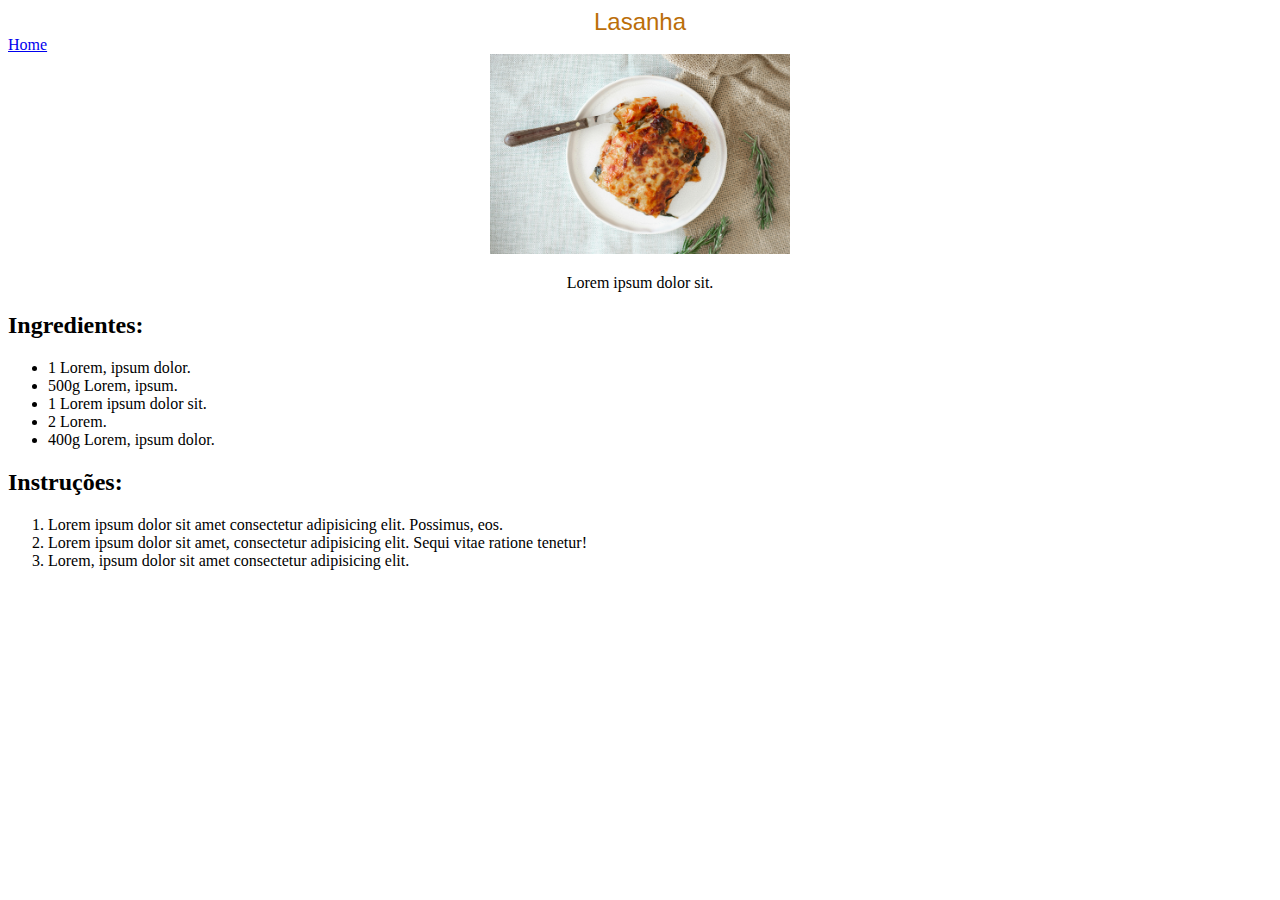
<file: recipes/lasagna.html>
<!DOCTYPE html>
<html lang="pt-BR">

<head>
  <meta charset="UTF-8" />
  <meta name="viewport" content="width=device-width, initial-scale=1.0" />
  <title>Lasanha</title>
  <link rel="stylesheet" href="../style.css">
</head>

<body>
  <div class="titulomenor">Lasanha</div>
  <a href="../index.html">Home</a>
  <div style="text-align: center;">
    <img src="../images/lasanha.jpg" alt="Lasanha" class="recipe-image" />
    <p>Lorem ipsum dolor sit.</p>
  </div>
    <h2>Ingredientes:</h2>
    <ul>
        <li>1 Lorem, ipsum dolor.</li>
        <li>500g Lorem, ipsum.</li>
        <li>1 Lorem ipsum dolor sit.</li>
        <li>2 Lorem.</li>
        <li>400g Lorem, ipsum dolor.</li>
    </ul>
  <div class="instruções"></div>
  <h2>Instruções:</h2>
  <ol>
    <li>Lorem ipsum dolor sit amet consectetur adipisicing elit. Possimus, eos.</li>
    <li>Lorem ipsum dolor sit amet, consectetur adipisicing elit. Sequi vitae ratione tenetur!</li>
    <li>Lorem, ipsum dolor sit amet consectetur adipisicing elit.</li>
  </ol>
  </div>
</body>

</html>
</file>
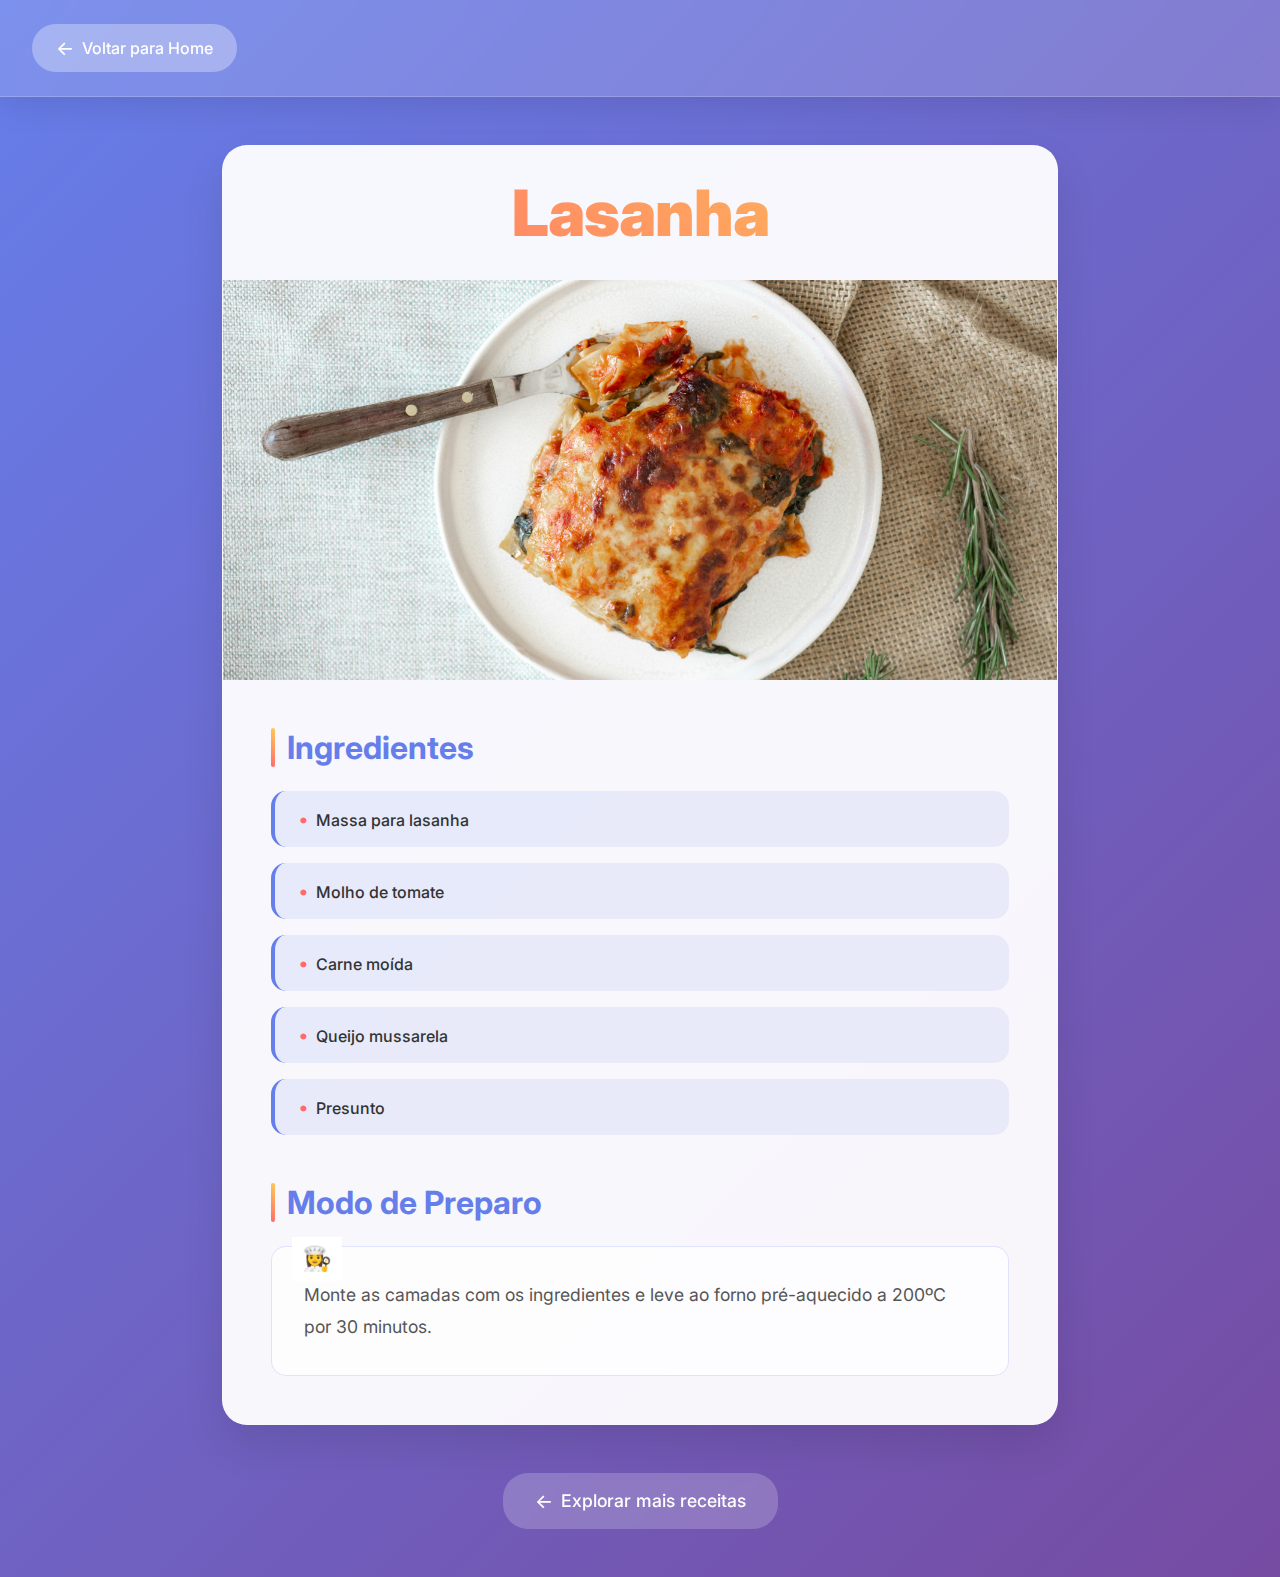
<file: recipes/receita-1.html>
<!DOCTYPE html>
<html lang="pt-BR">
<head>
  <meta charset="UTF-8">
  <meta name="viewport" content="width=device-width, initial-scale=1.0">
  <title>Lasanha - Odin Recipes</title>
  
  <!-- Fonte Inter -->
  <link rel="preconnect" href="https://fonts.googleapis.com">
  <link rel="preconnect" href="https://fonts.gstatic.com" crossorigin>
  <link href="https://fonts.googleapis.com/css2?family=Inter:wght@300;400;500;600;700;800;900&display=swap" rel="stylesheet">
  
  <!-- CSS da receita -->
  <link rel="stylesheet" href="../recipe-style.css">
</head>
<body>
  <!-- Header com botão voltar -->
  <header class="header">
    <a href="../index.html" class="back-link">Voltar para Home</a>
  </header>

  <!-- Container principal -->
  <div class="recipe-container">
    <!-- Card da receita -->
    <div class="recipe-card">
      <!-- Título -->
      <h1 class="recipe-title">Lasanha</h1>
      
      <!-- Imagem -->
      <img src="../images/lasanha.jpg" alt="Lasanha" class="recipe-image">
      
      <!-- Conteúdo -->
      <div class="recipe-content">
        <!-- Seção de ingredientes -->
        <div class="recipe-section">
          <h2 class="section-title">Ingredientes</h2>
          <ul class="ingredients-list">
            <li>Massa para lasanha</li><li>Molho de tomate</li><li>Carne moída</li><li>Queijo mussarela</li><li>Presunto</li>
          </ul>
        </div>
        
        <!-- Seção de preparo -->
        <div class="recipe-section">
          <h2 class="section-title">Modo de Preparo</h2>
          <div class="preparation-text">
            Monte as camadas com os ingredientes e leve ao forno pré-aquecido a 200ºC por 30 minutos.
          </div>
        </div>
      </div>
    </div>
    
    <!-- Botão voltar no final -->
    <div class="bottom-back">
      <a href="../index.html" class="back-link">Explorar mais receitas</a>
    </div>
  </div>
</body>
</html>
</file>
<file: style.css>
/*Aqui eu estilizo o site com CSS*/
.topo {
  display: flex;
  justify-content: space-evenly;
  align-items: center;
  background-color: #ffeccc;
  padding: 20px; /*tamanho da janela do header */
  border-bottom: 2px solid #ccc; /*borda do header */
  border-top: 2px solid #ccc; /*borda do header */
  font-size: 36x;
}
.logo {
  font-size: 28px;
  font-weight: bold;
  color: #bb6e09;
}

.busca {
  display: flex;
  align-items: center;
}

.busca input[type="text"] {
  padding: 8px;
  font-size: 14px;
  border: 1px solid #ccc;
  border-radius: 10px 0 0 10px;
  outline: none;
  box-shadow: 0 0 5px #dbb470;
}

.busca button {
  padding: 8px 11px;
  font-size: 14px;
  background-color: #bb6e09;
  color: white;
  border: 1px solid #bb6e09;
  border-radius: 0 4px 4px 0;
  cursor: pointer;
} 
.titulo, .titulomenor {
    color: #bb6e09;
    text-align: center;
    font-family: Fonte-que-não-existe, Helvetica, sans-serif;
}
.titulo {
    font-size: 36px;
    font-weight: bold;
    margin-top: 20px;
}
.titulomenor {
    font-size: 24px;
}
#pequeno {
    font-size: 12px;
    color: #666;
    text-align: left;
    margin-top: 20px;
}
.recipe-image {
  width: 300px;
  height: 200px;
  object-fit: cover;
  object-position: center;
}

.galeria {
  display: flex;
  justify-content: center;
  gap: 20px;
  margin-top: 20px;
}

.card-img {
  width: 250px;
  height: 180px;
  object-fit: cover;
  border-radius: 8px;
  box-shadow: 0 0 8px rgba(0, 0, 0, 0.2);
  transition: transform 0.3s ease;
}

.card-img:hover {
  transform: scale(1.05);
}
</file>
<file: recipe-style.css>
/* Removendo padrões do navegador, reset */
* {
    margin: 0;
    padding: 0;
    box-sizing: border-box;
}

body {
    font-family: 'Inter', -apple-system, BlinkMacSystemFont, 'Segoe UI', system-ui, sans-serif;
    background: linear-gradient(135deg, #667eea 0%, #764ba2 100%);
    min-height: 100vh;
    color: #333;
}

/* Header simples mas suficiente pro projeto. Efeito vidro */
.header {
    background: rgba(255, 255, 255, 0.15);
    /* Desfoca o que está atrás */
    backdrop-filter: blur(10px);
    border-bottom: 1px solid rgba(255, 255, 255, 0.2);
    padding: 1.5rem 2rem;
    position: sticky;
    top: 0;
    z-index: 100;
    box-shadow: 0 8px 32px rgba(0, 0, 0, 0.1);
}

/*Botão de voltar */
.back-link {
    display: inline-flex;
    align-items: center;
    gap: 0.5rem;
    color: white;
    text-decoration: none;
    font-weight: 500;
    padding: 0.75rem 1.5rem;
    background: rgba(255, 255, 255, 0.2);
    border-radius: 25px;
    transition: all 0.3s ease;
    backdrop-filter: blur(5px);
}

/* Efeito de voltar quando o usuário passa o mouse */
.back-link:hover {
    background: rgba(255, 255, 255, 0.3);
    transform: translateX(-5px);
}

.back-link::before {
    content: '←';
    font-size: 1.2rem;
}

/* Container principal */
.recipe-container {
    max-width: 900px;
    margin: 0 auto;
    padding: 3rem 2rem;
}

/* Card principal da receita */
.recipe-card {
    background: rgba(255, 255, 255, 0.95);
    border-radius: 25px;
    overflow: hidden;
    box-shadow: 0 20px 40px rgba(0, 0, 0, 0.1);
    border: 1px solid rgba(255, 255, 255, 0.2);
}

/* Título da receita */
.recipe-title {
    font-size: clamp(2.5rem, 6vw, 4rem);
    font-weight: 900;
    text-align: center;
    padding: 2rem;
    background: linear-gradient(45deg, #ff6b6b, #feca57);
    -webkit-background-clip: text;
    -webkit-text-fill-color: transparent;
    background-clip: text;
    letter-spacing: -1px;
    line-height: 1.1;
}

/* Imagem da receita */
.recipe-image {
    width: 100%;
    height: 400px;
    object-fit: cover;
    display: block;
}

/* Conteúdo da receita */
.recipe-content {
    padding: 3rem;
}

/* Seções (ingredientes, preparo) */
.recipe-section {
    margin-bottom: 3rem;
}

.recipe-section:last-child {
    margin-bottom: 0;
}

.section-title {
    font-size: 2rem;
    font-weight: 700;
    color: #667eea;
    margin-bottom: 1.5rem;
    position: relative;
    padding-left: 1rem;
}

.section-title::before {
    content: '';
    position: absolute;
    left: 0;
    top: 0;
    bottom: 0;
    width: 4px;
    background: linear-gradient(45deg, #ff6b6b, #feca57);
    border-radius: 2px;
}

/* Lista de ingredientes */
.ingredients-list {
    list-style: none;
    display: grid;
    gap: 1rem;
}

.ingredients-list li {
    background: rgba(102, 126, 234, 0.1);
    padding: 1rem 1.5rem;
    border-radius: 15px;
    border-left: 4px solid #667eea;
    font-weight: 500;
    transition: all 0.3s ease;
    position: relative;
}

/* Efeito do ingrediente quando o usuário passa o mouse */
.ingredients-list li:hover {
    background: rgba(102, 126, 234, 0.15);
    /* Move o objeto um numero de pixels para a direita no eixo X */
    transform: translateX(5px);
}

.ingredients-list li::before {
    content: '•';
    color: #ff6b6b;
    font-weight: bold;
    font-size: 1.2rem;
    margin-right: 0.5rem;
}

/* Modo de preparo */
.preparation-text {
    font-size: 1.1rem;
    line-height: 1.8;
    color: #555;
    background: rgba(255, 255, 255, 0.7);
    padding: 2rem;
    border-radius: 15px;
    border: 1px solid rgba(102, 126, 234, 0.2);
    position: relative;
}

.preparation-text::before {
    content: '👩‍🍳';
    position: absolute;
    top: -10px;
    left: 20px;
    background: white;
    padding: 0 10px;
    font-size: 1.5rem;
}

/* Botão de voltar no final */
.bottom-back {
    text-align: center;
    margin-top: 3rem;
}

.bottom-back .back-link {
    font-size: 1.1rem;
    padding: 1rem 2rem;
}

/* Responsividade */
@media (max-width: 768px) {
    .header {
        padding: 1rem;
    }

    .recipe-container {
        padding: 2rem 1rem;
    }

    .recipe-content {
        padding: 2rem 1.5rem;
    }

    .recipe-image {
        height: 250px;
    }

    .section-title {
        font-size: 1.5rem;
    }

    .ingredients-list {
        gap: 0.75rem;
    }

    .ingredients-list li {
        padding: 0.75rem 1rem;
    }

    .preparation-text {
        padding: 1.5rem;
        font-size: 1rem;
    }
}

/* Animações: quando a página carrega, as seções sobem com escalonamento*/
@keyframes fadeInUp {
    from {
        opacity: 0;
        transform: translateY(30px);
    }

    to {
        opacity: 1;
        transform: translateY(0);
    }
}

.recipe-card {
    animation: fadeInUp 0.8s ease-out;
}

.recipe-section {
    animation: fadeInUp 0.8s ease-out;
    animation-fill-mode: both;
}

/* Escalonamento das animações */
.recipe-section:nth-child(1) {
    animation-delay: 0.1s;
}

.recipe-section:nth-child(2) {
    animation-delay: 0.2s;
}

.recipe-section:nth-child(3) {
    animation-delay: 0.3s;
}
</file>
